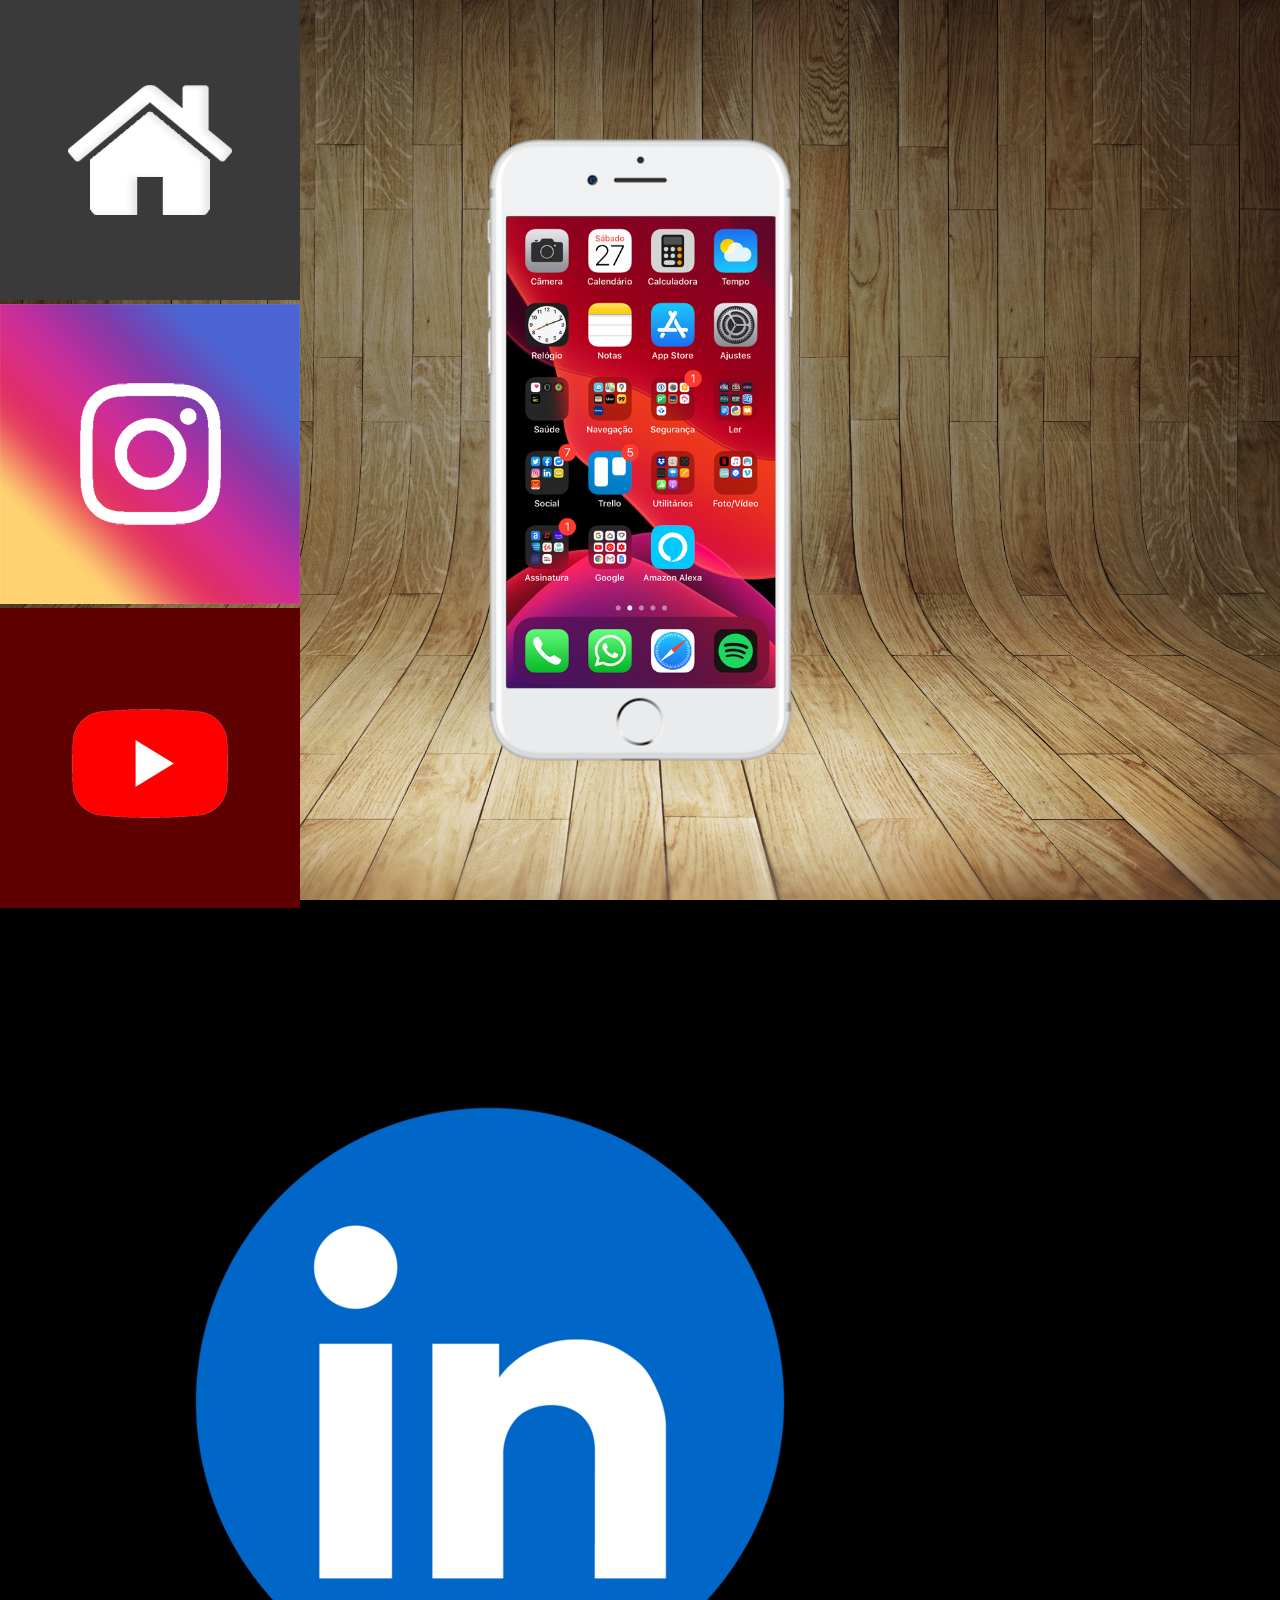
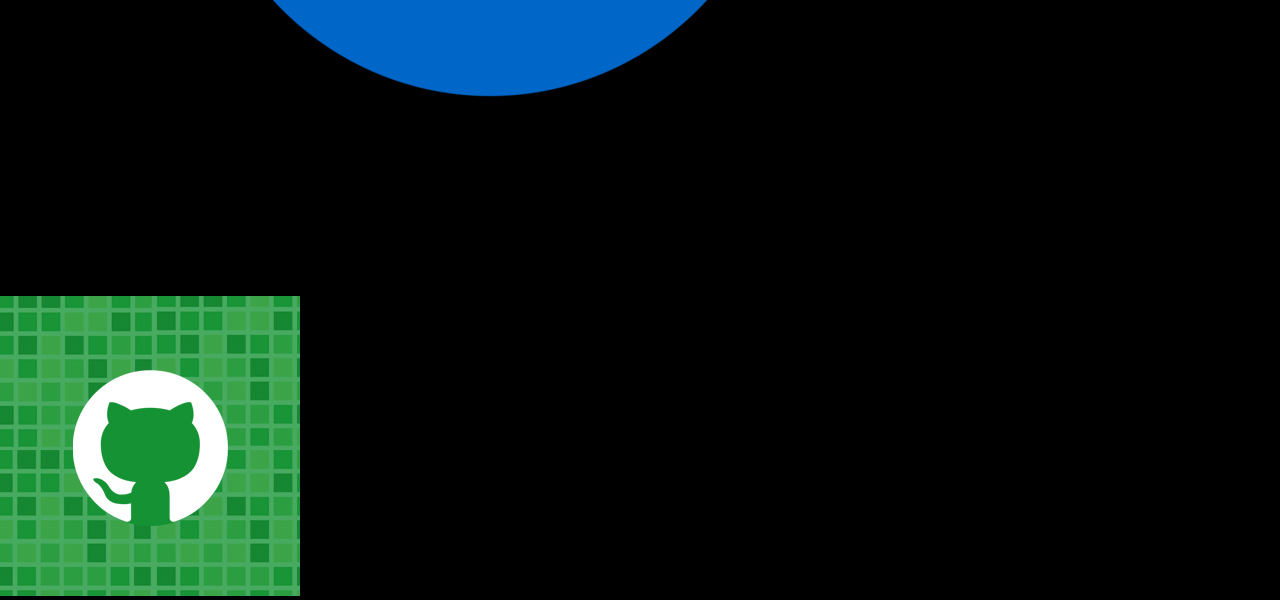
<file: index.html>
<!DOCTYPE html>
<html lang="pt-br">
  <head>
    <meta charset="UTF-8" />
    <meta name="viewport" content="width=device-width, initial-scale=1.0" />
    <link
      rel="shortcut icon"
      href="/pacote-d013/favicon.ico"
      type="pacote-d013/x-icon"
    />
    <title>Projeto Redes Sociais</title>
    <link rel="stylesheet" href="estilos/style.css" />
  </head>
  <body>
    <main>
      <section id="telefone">
        <iframe src="home.html" frameborder="0" name="tela" id="tela"></iframe>
      </section>
      <section id="redes-sociais">
        <a href="" target="tela">
          <img src="pacote-d013/imagens/logo-home.jpg" alt="home"
        /></a><br>
        <a href="instagram.html" target="tela">
          <img src="pacote-d013/imagens/logo-instagram.jpg" alt="instagram"
        /></a><br>
        <a href="youtube.html" target="tela"><img src="pacote-d013/imagens/logo-youtube.jpg" alt="yotube" name="tela"  target="tela"></a><br>
        <a href="" target="tela">
          <img
            src="pacote-d013/imagens/linkedin-logo-linkedin-icon-transparent-free-png.webp"
            alt="linkedln"
        /></a><br>
        <a href="github.html" target="tela">
          <img src="pacote-d013/imagens/logo-github.jpg" alt="github"
        /></a>
      </section>
    </main>
  </body>
</html>
</file>
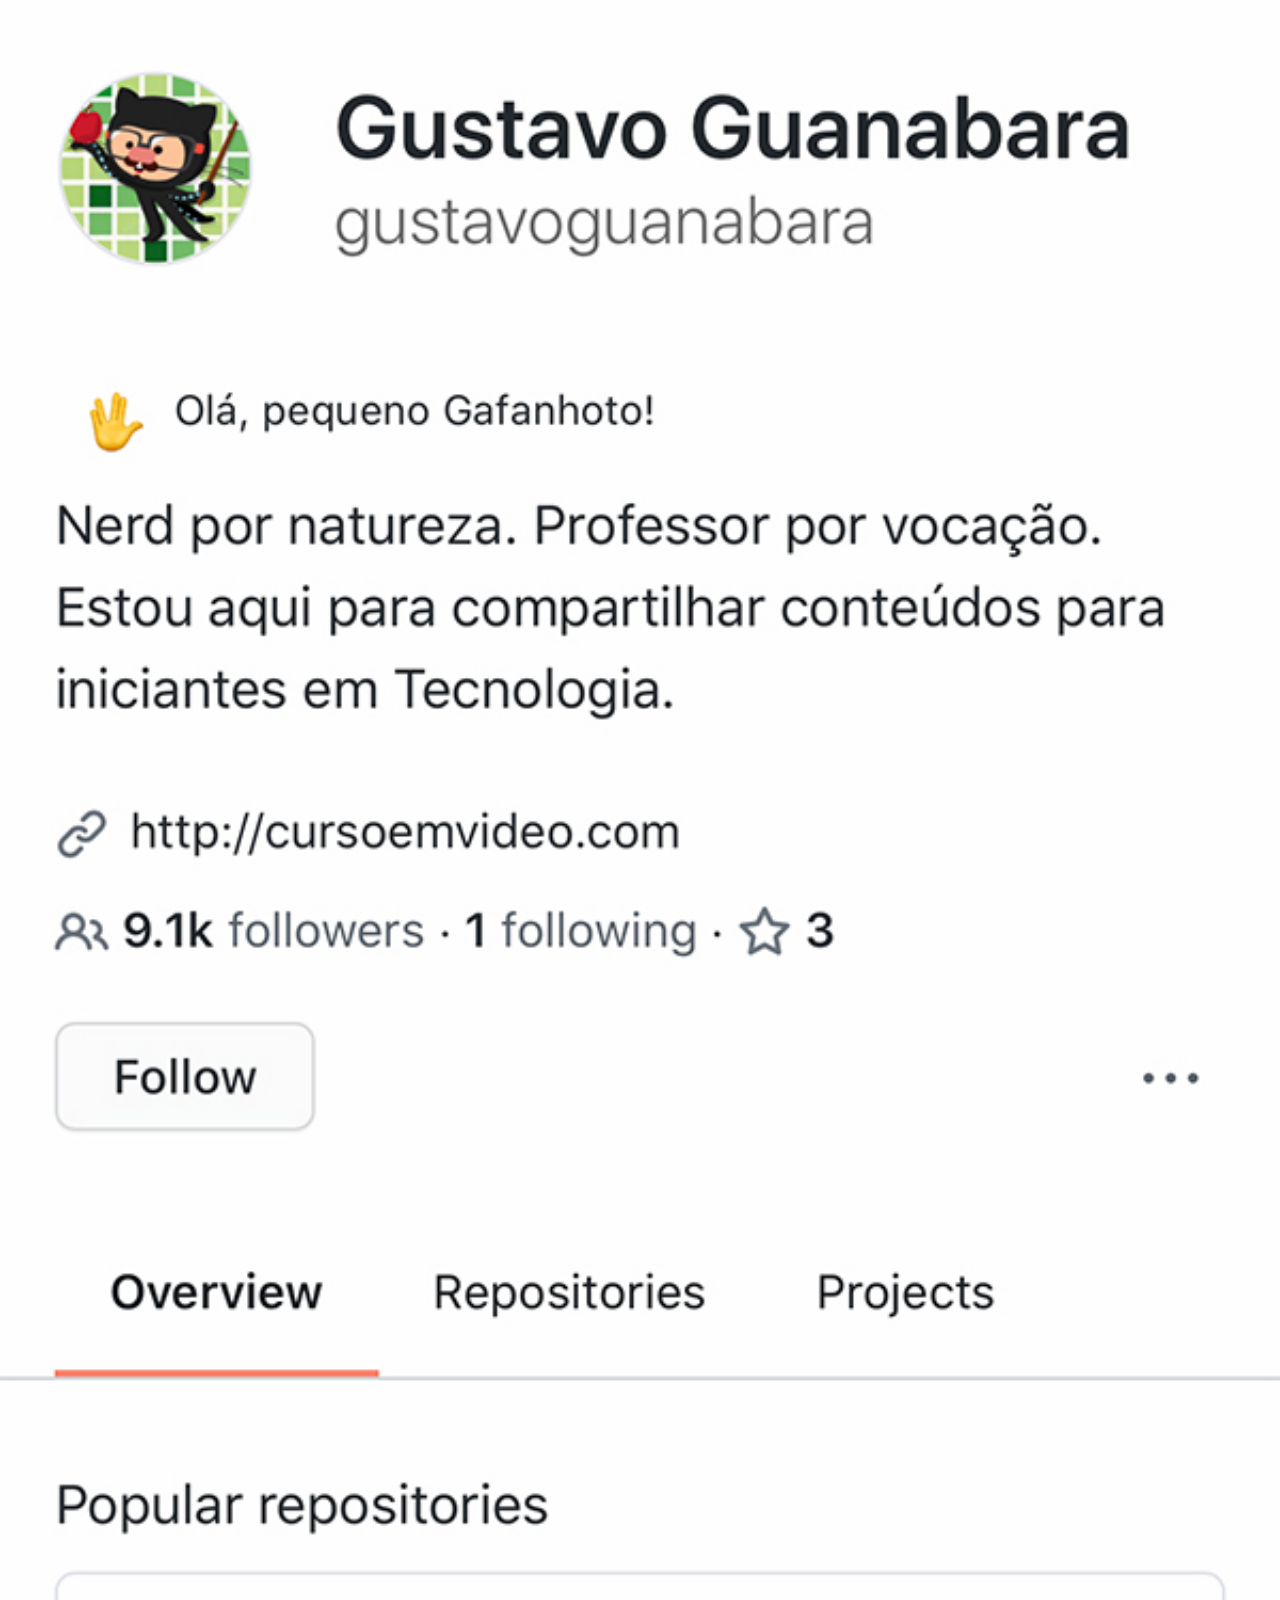
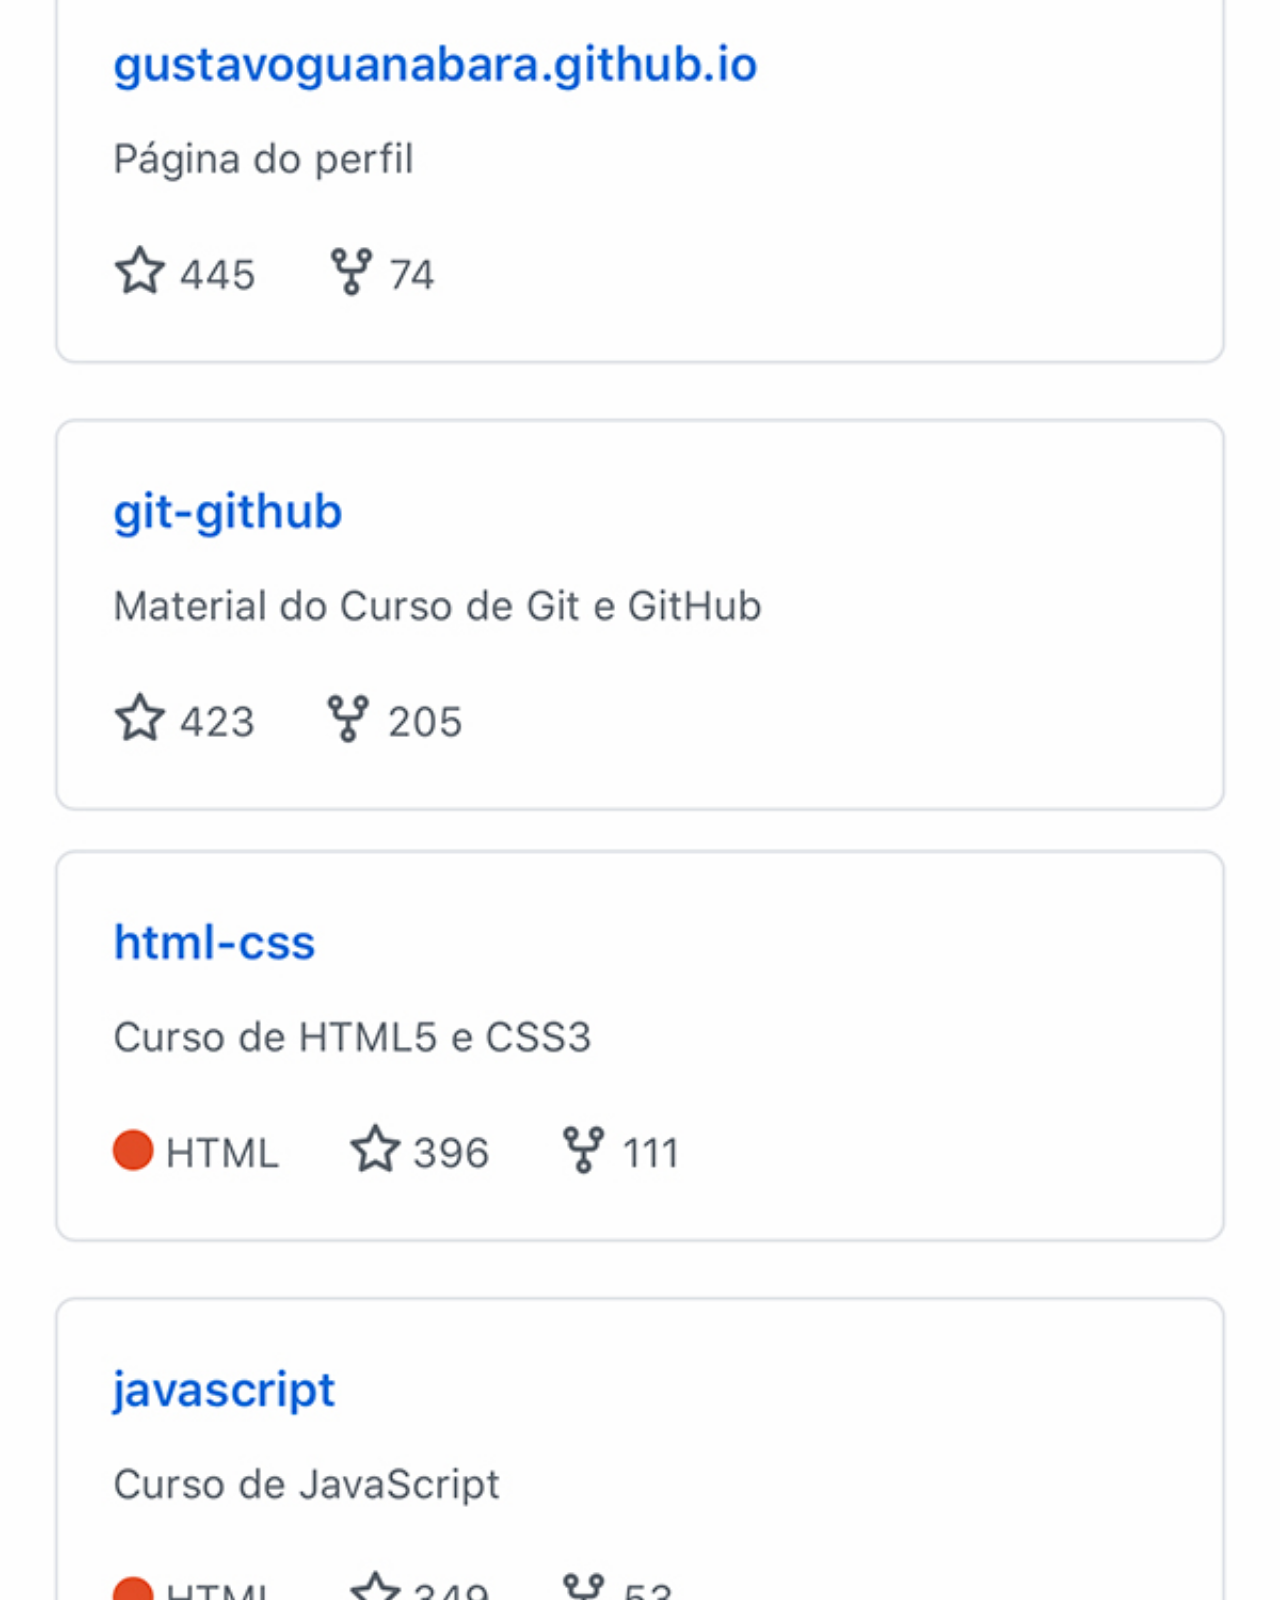
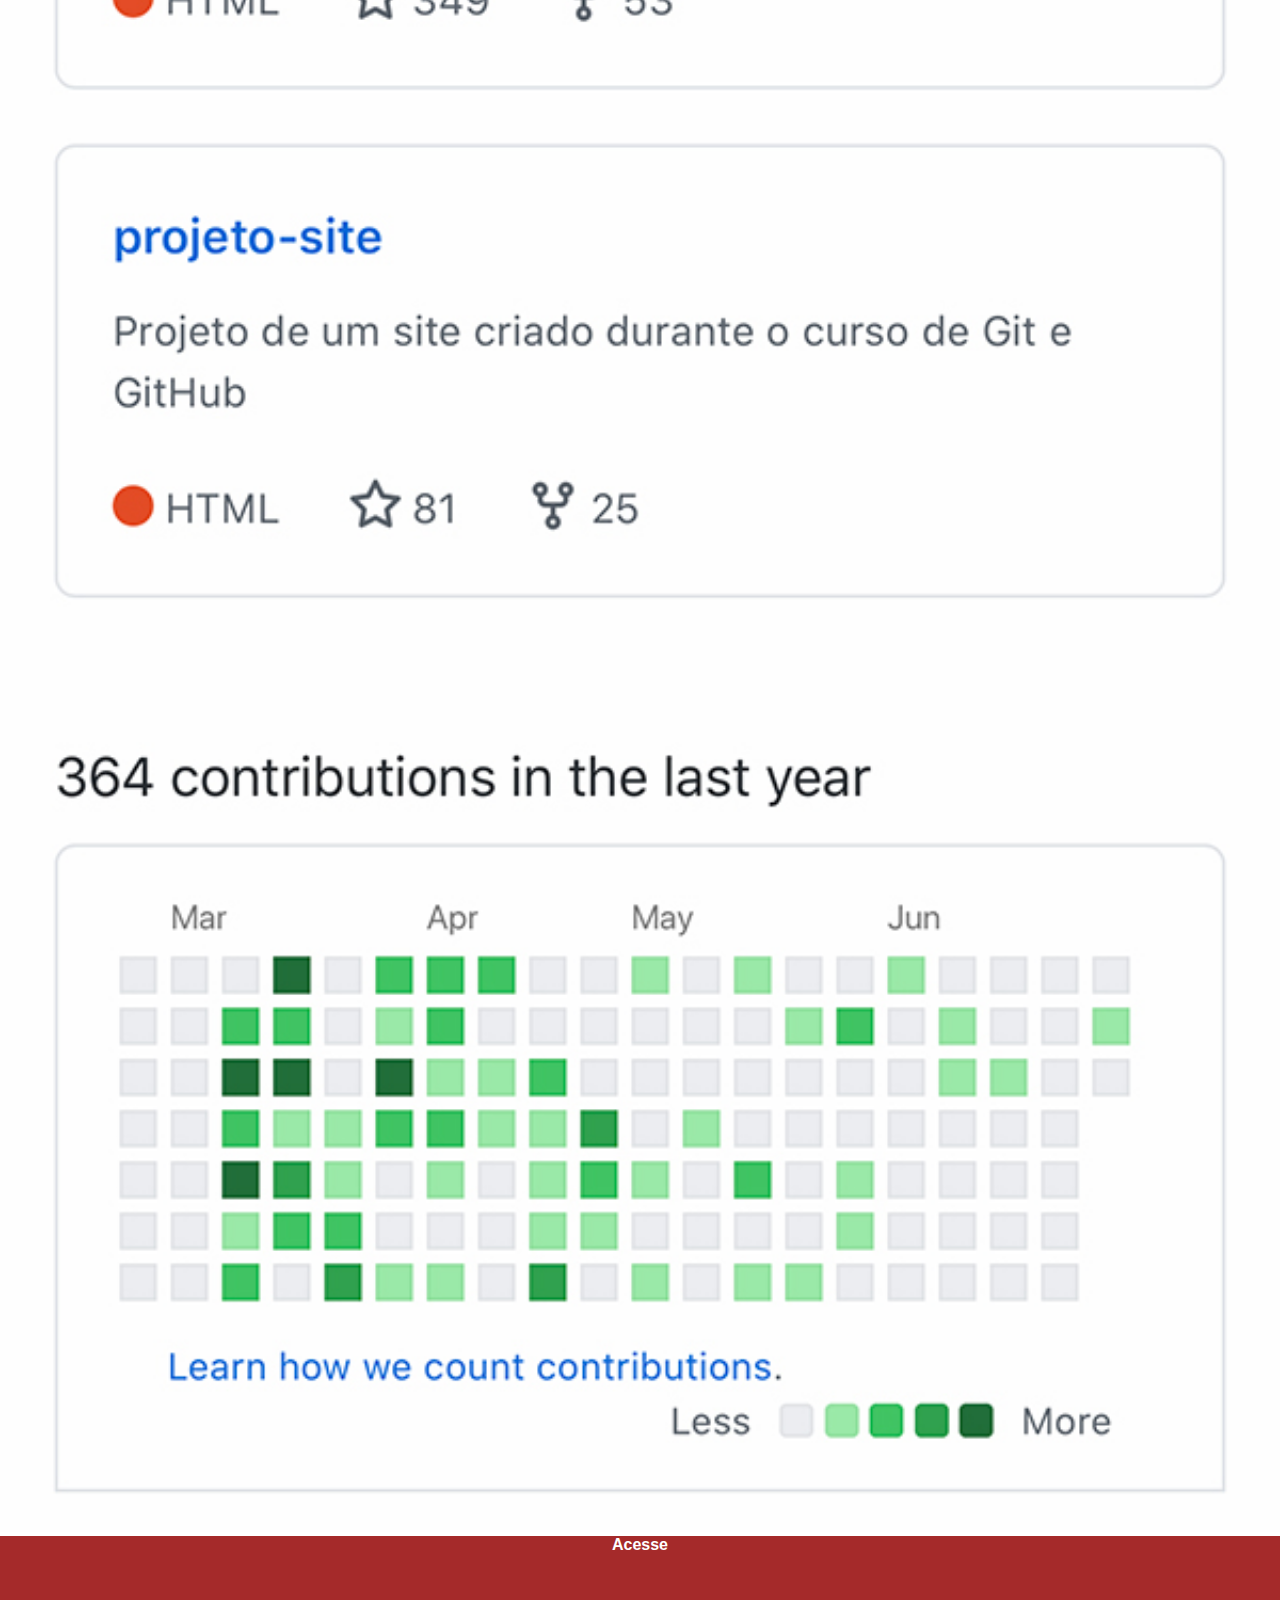
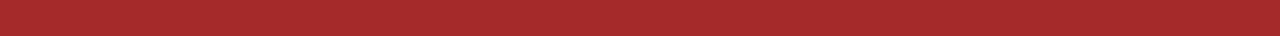
<file: github.html>
<!DOCTYPE html>
<html lang="pt-br">
<head>
    <meta charset="UTF-8">
    <meta name="viewport" content="width=device-width, initial-scale=1.0">
    <title>GitHub</title>
    <link rel="stylesheet" href="estilos/social.css">
</head>
<body>
    <img src="pacote-d013/imagens/tela-github.jpg" alt="GitHub">
    <a href="https://github.com/joanabnu" target="_blank">Acesse</a>
</body>
</html>
</file>
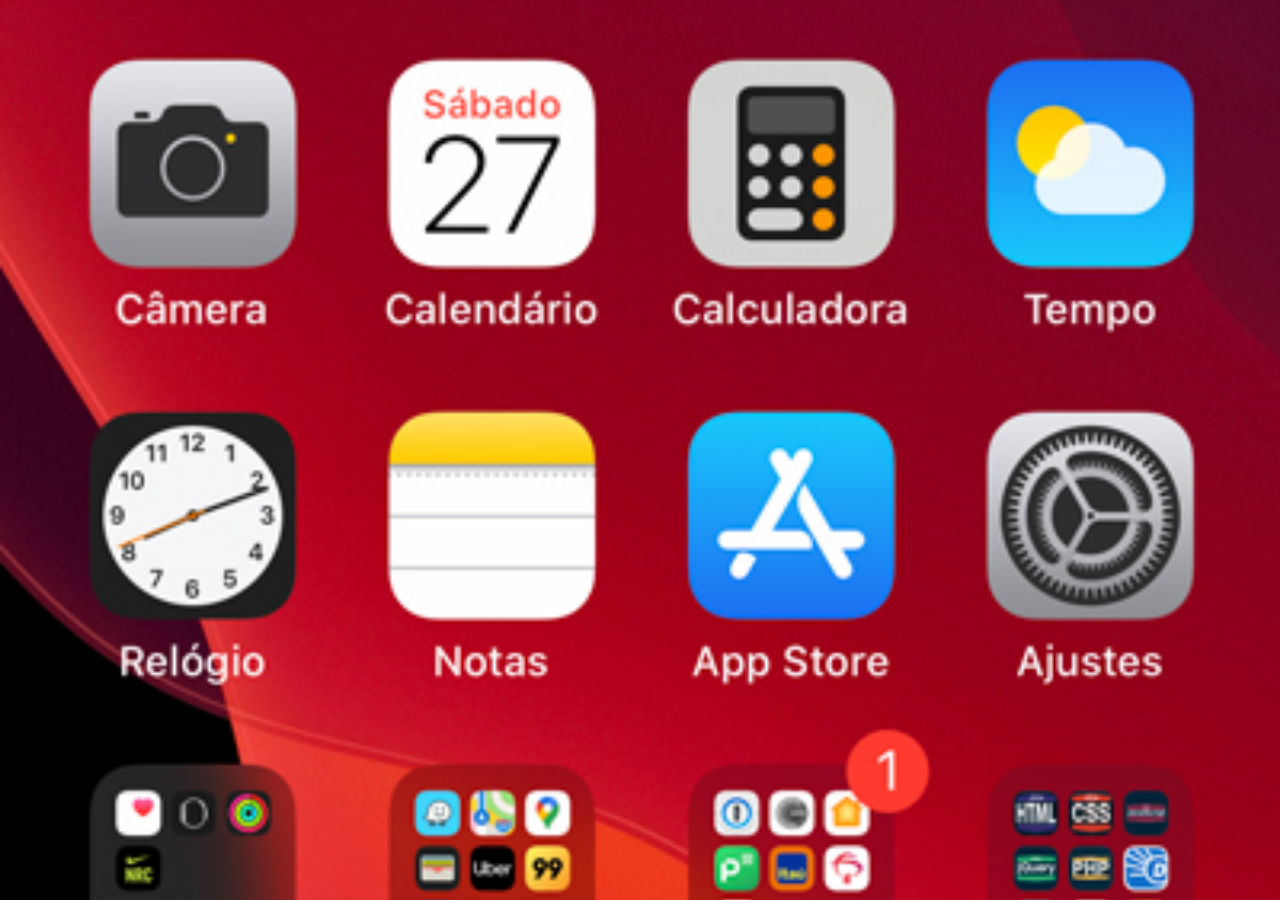
<file: home.html>
<!DOCTYPE html>
<html lang="pt-br">
<head>
    <meta charset="UTF-8">
    <meta name="viewport" content="width=device-width, initial-scale=1.0">
    <title>home</title><link rel="stylesheet" href="home.css">
</head>
<body>
    
</body>
</html>
</file>
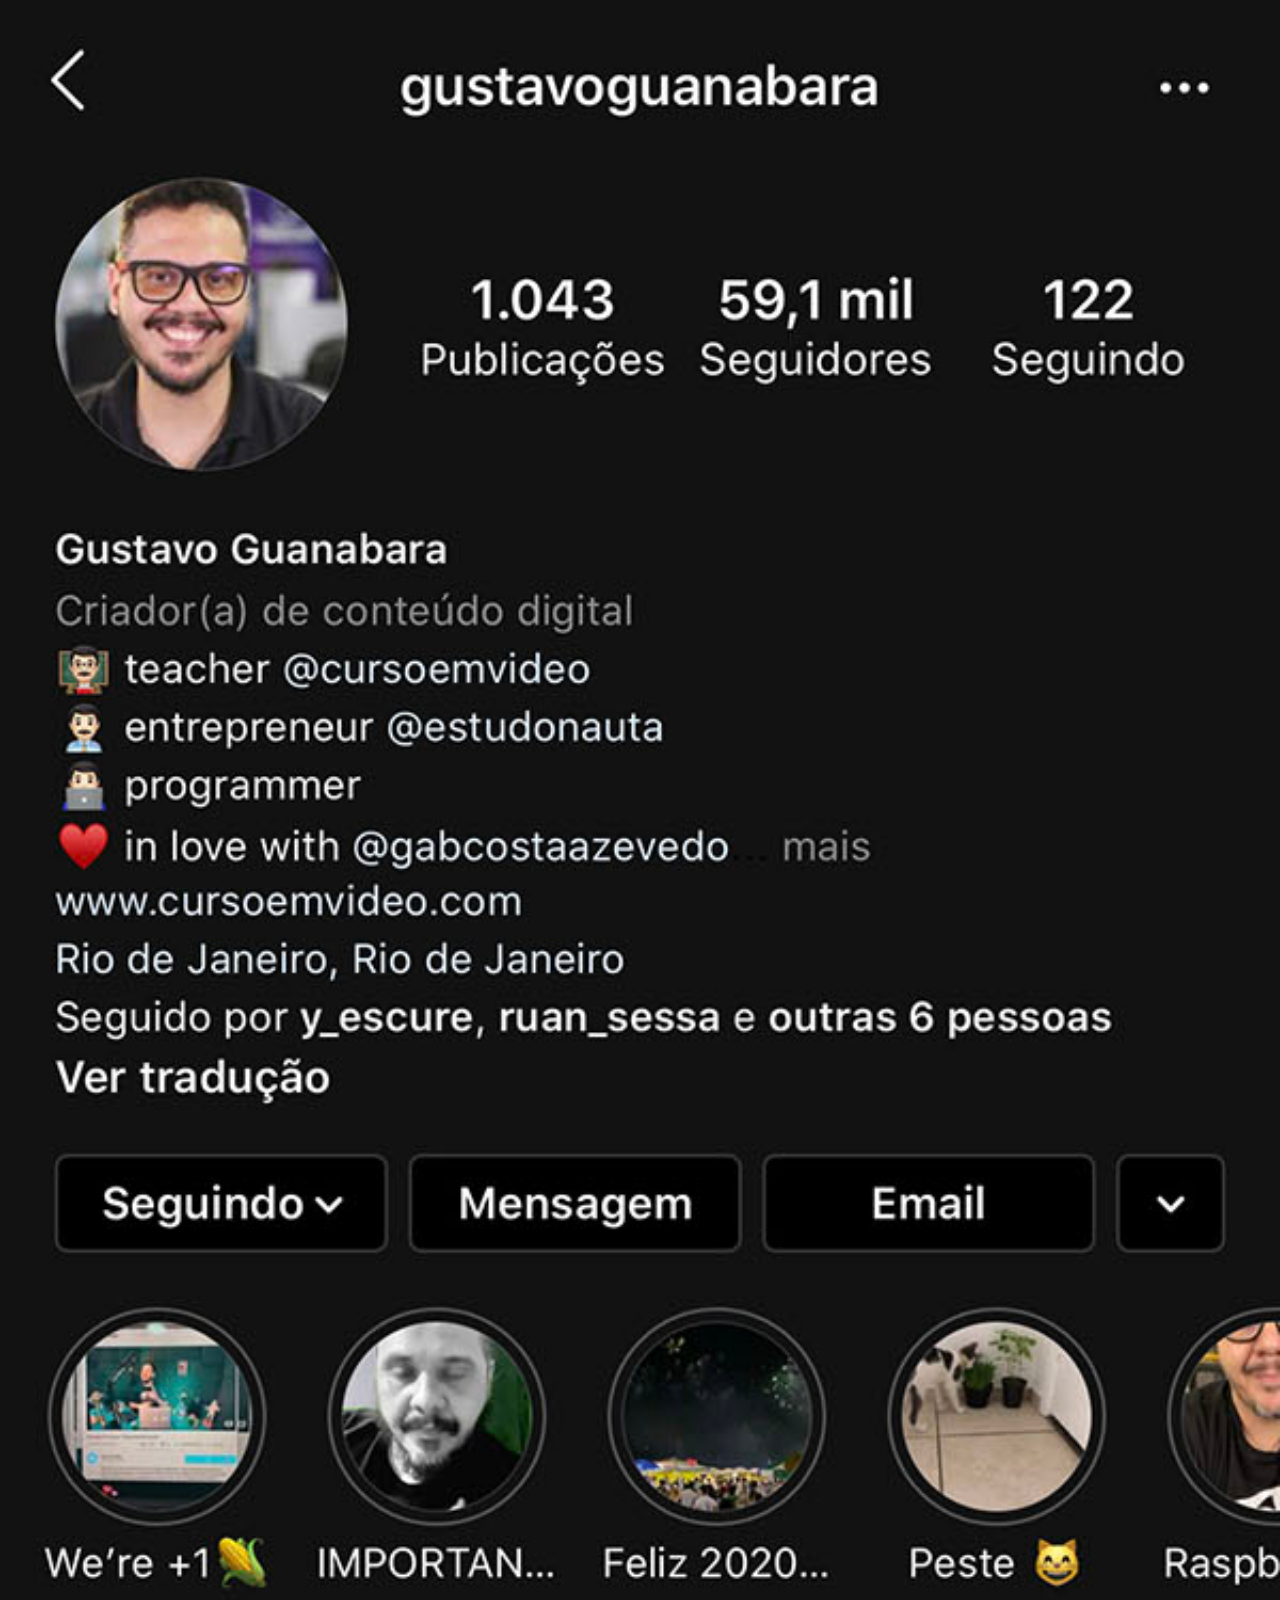
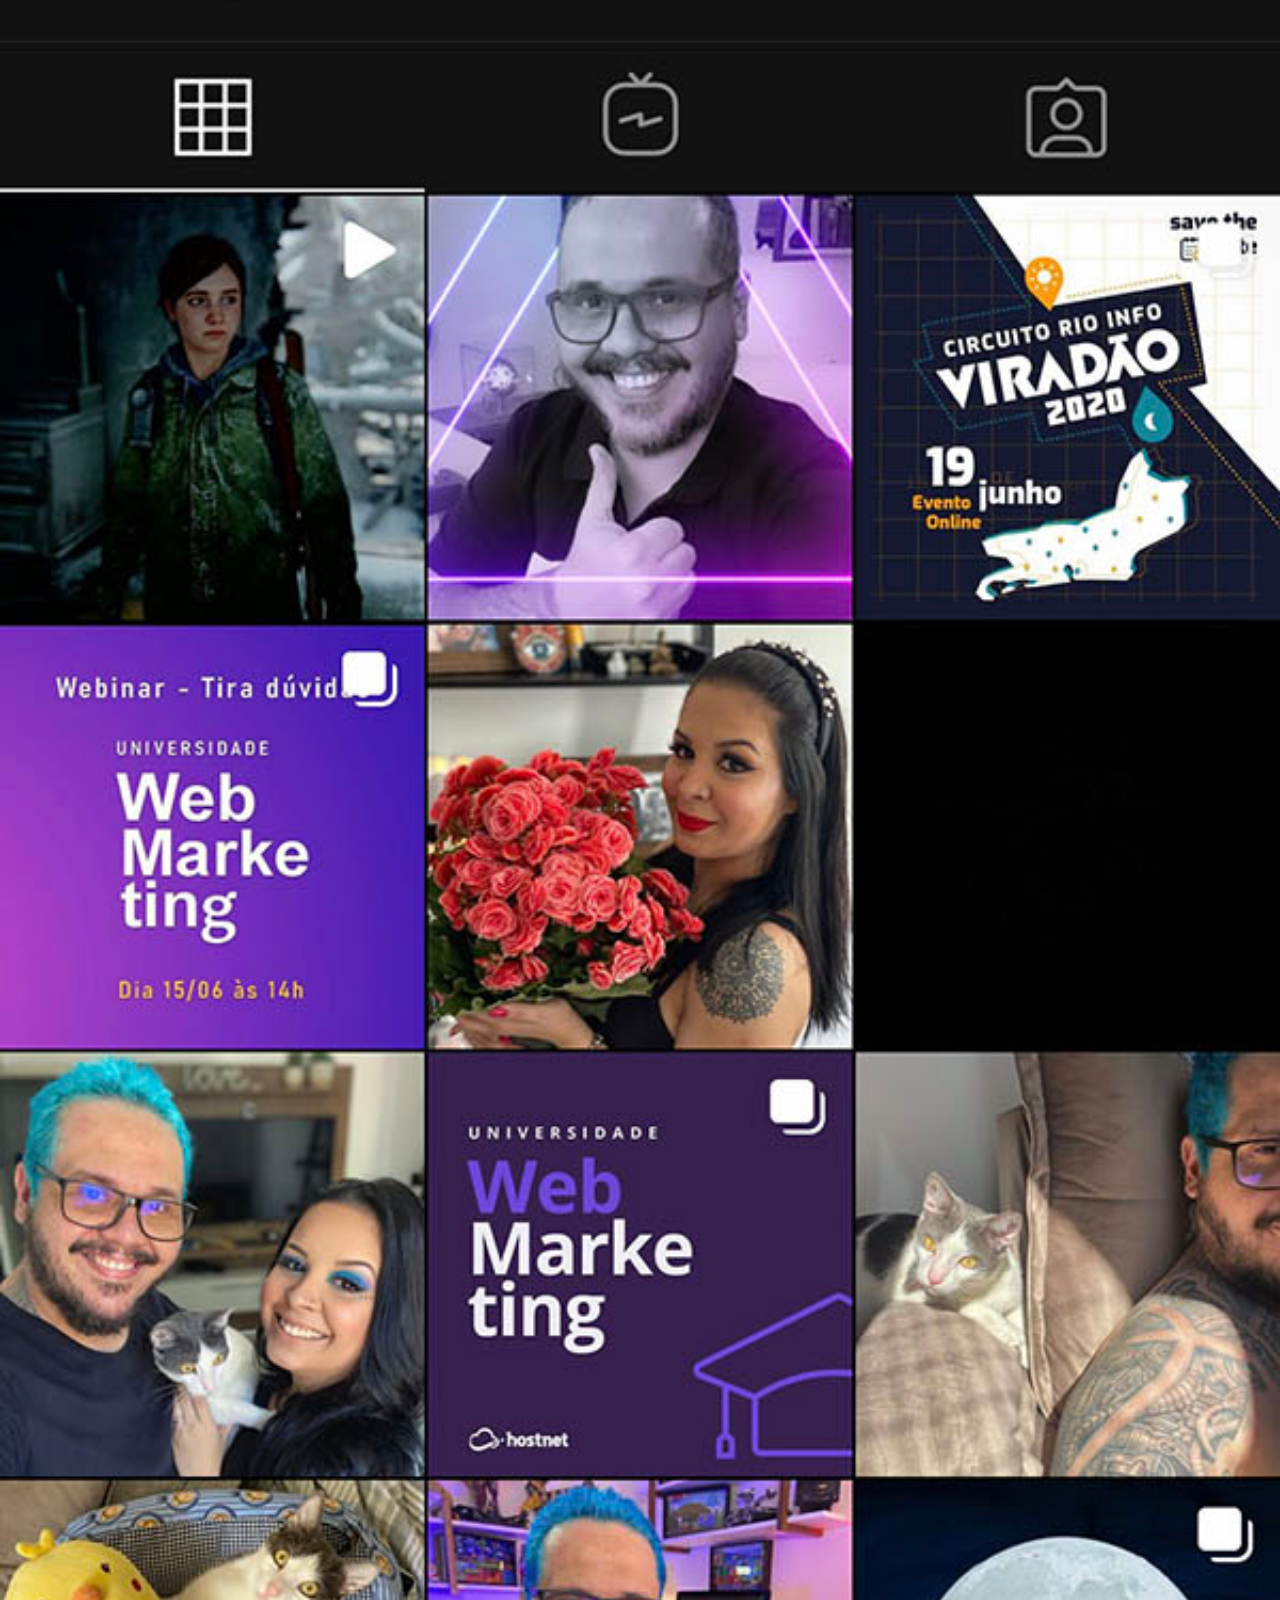
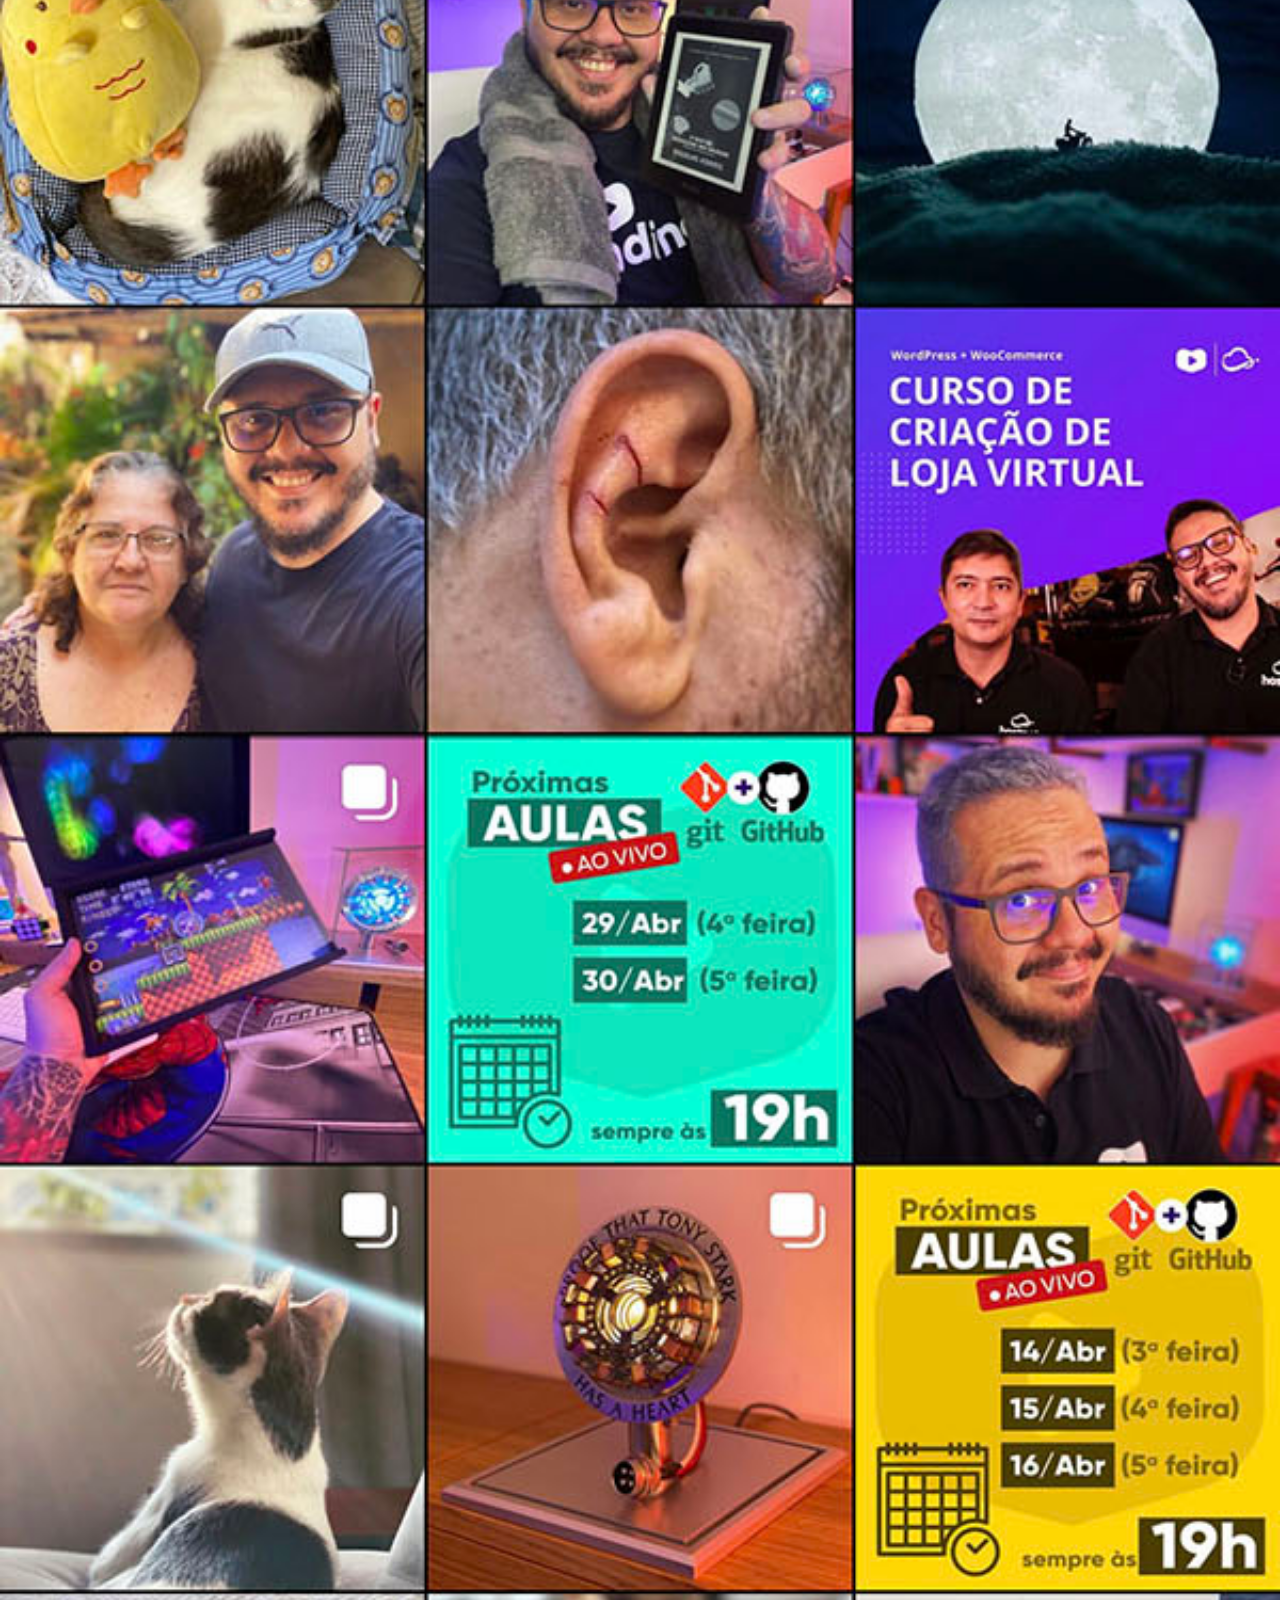
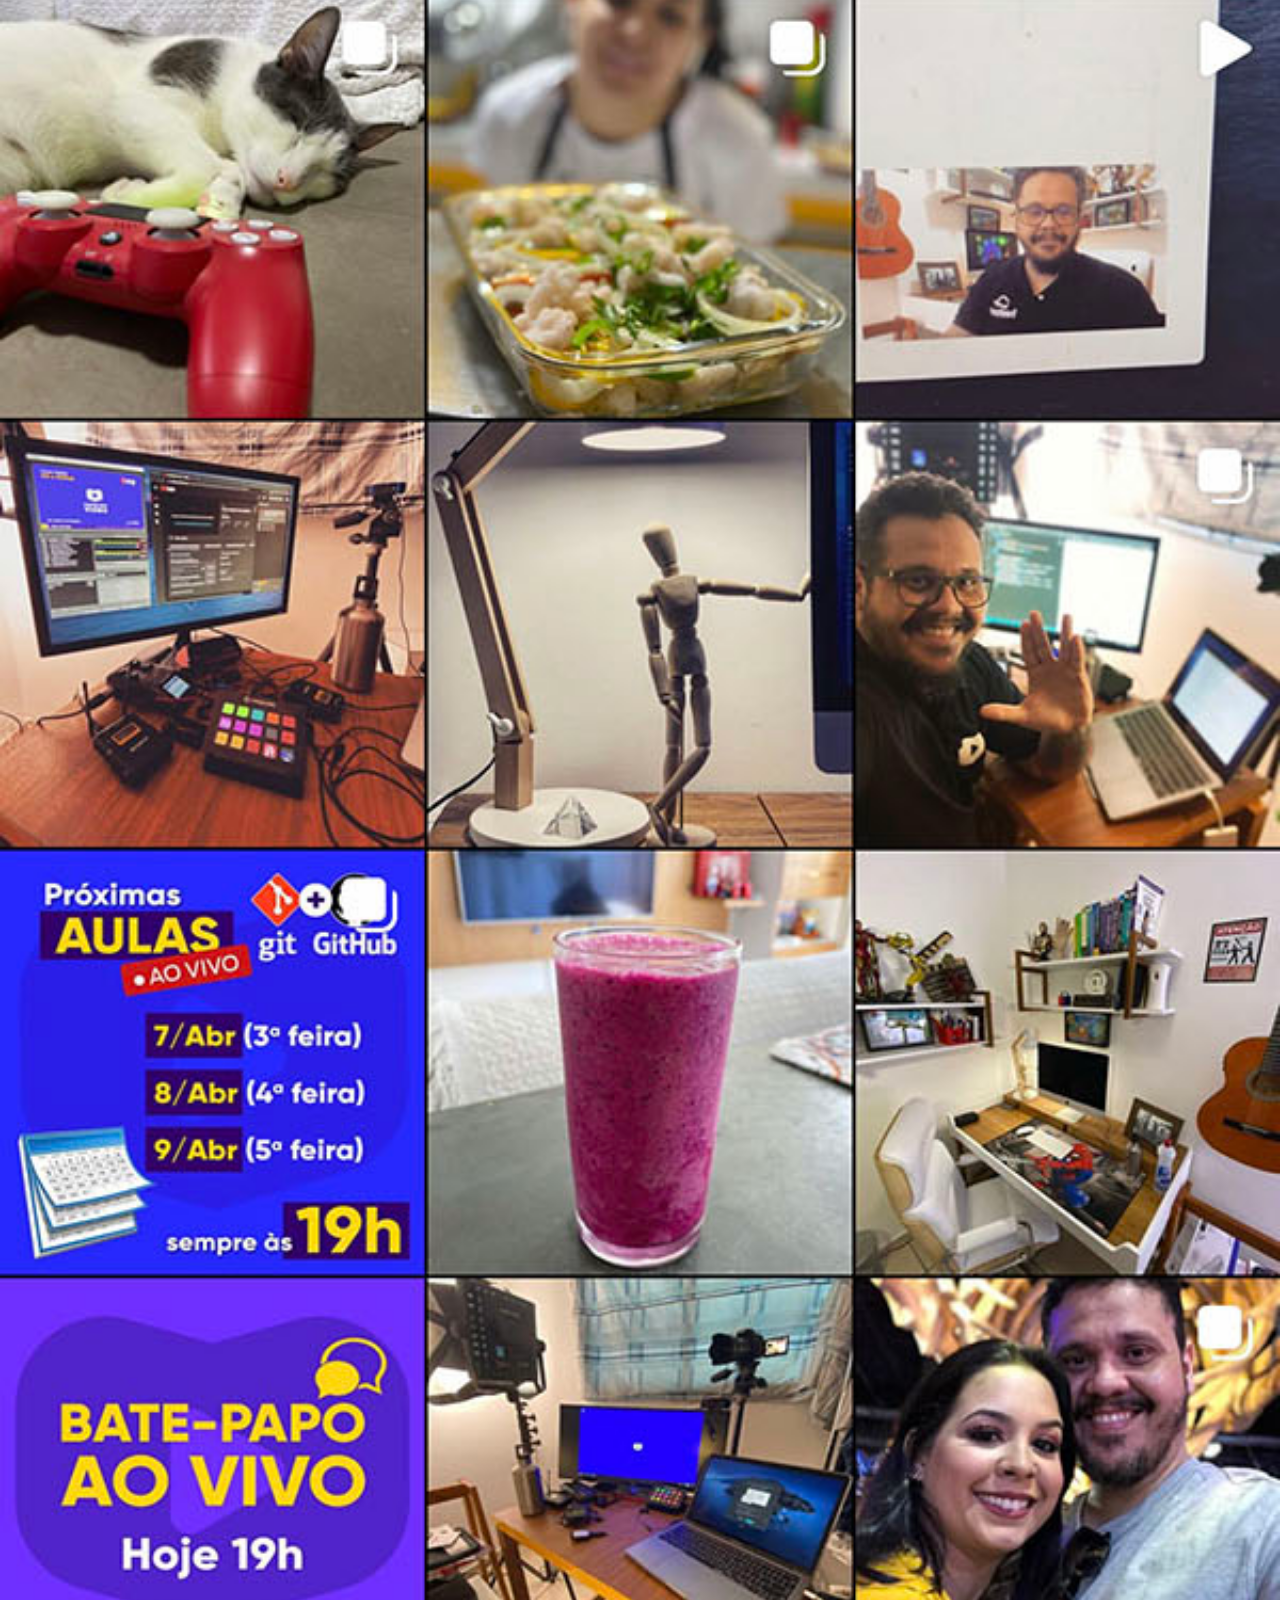
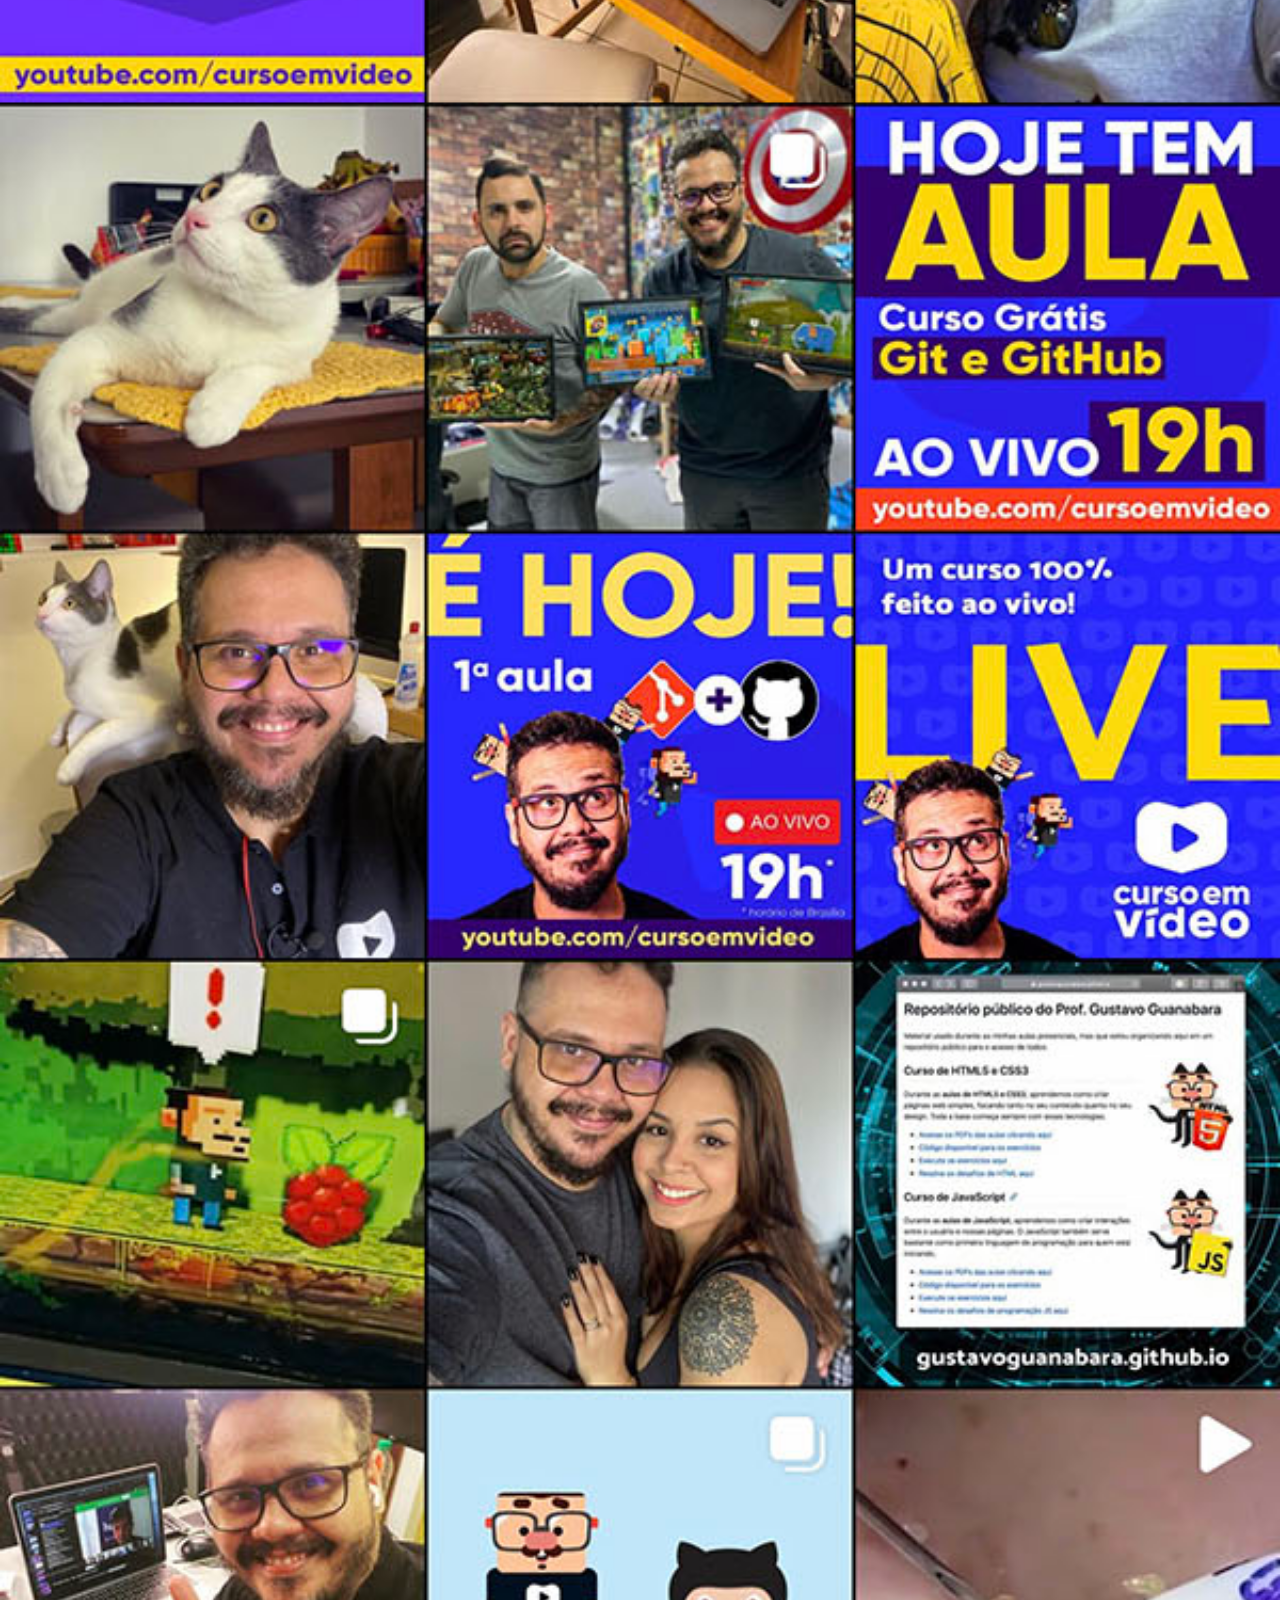
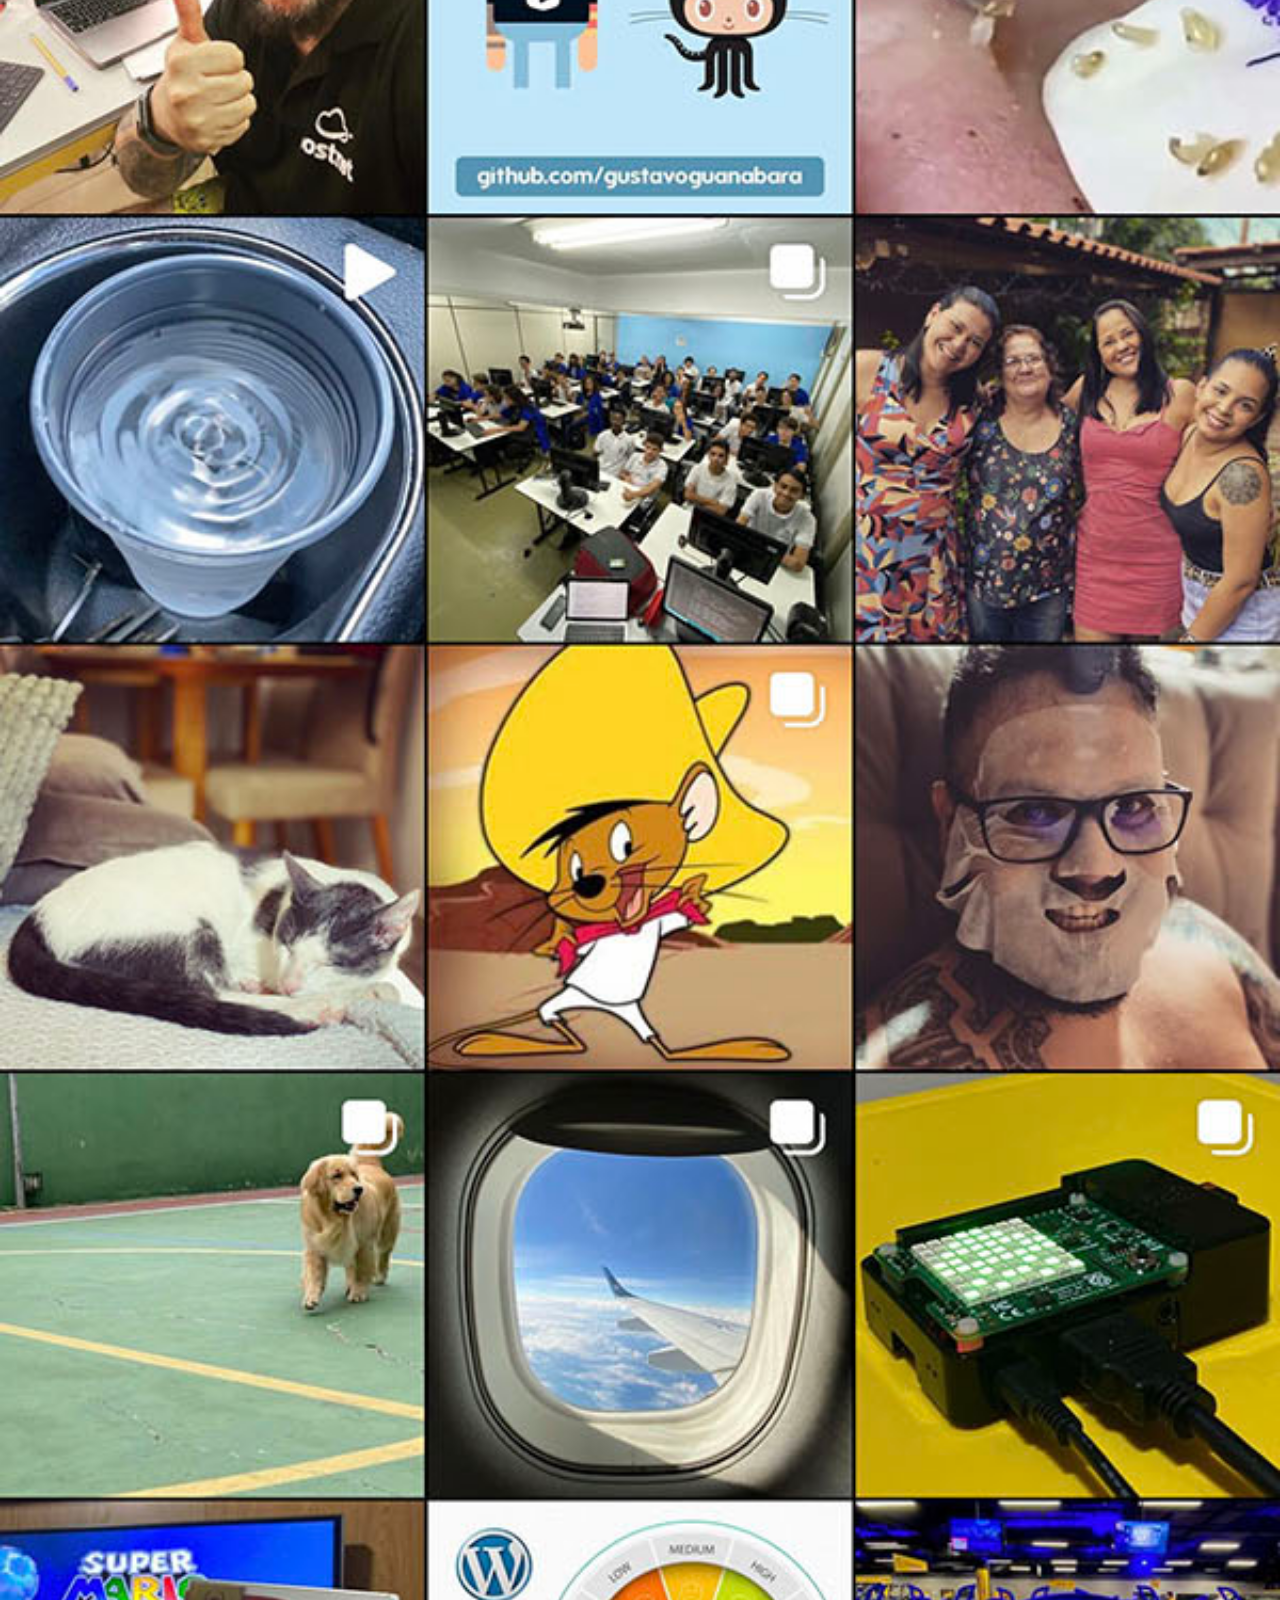
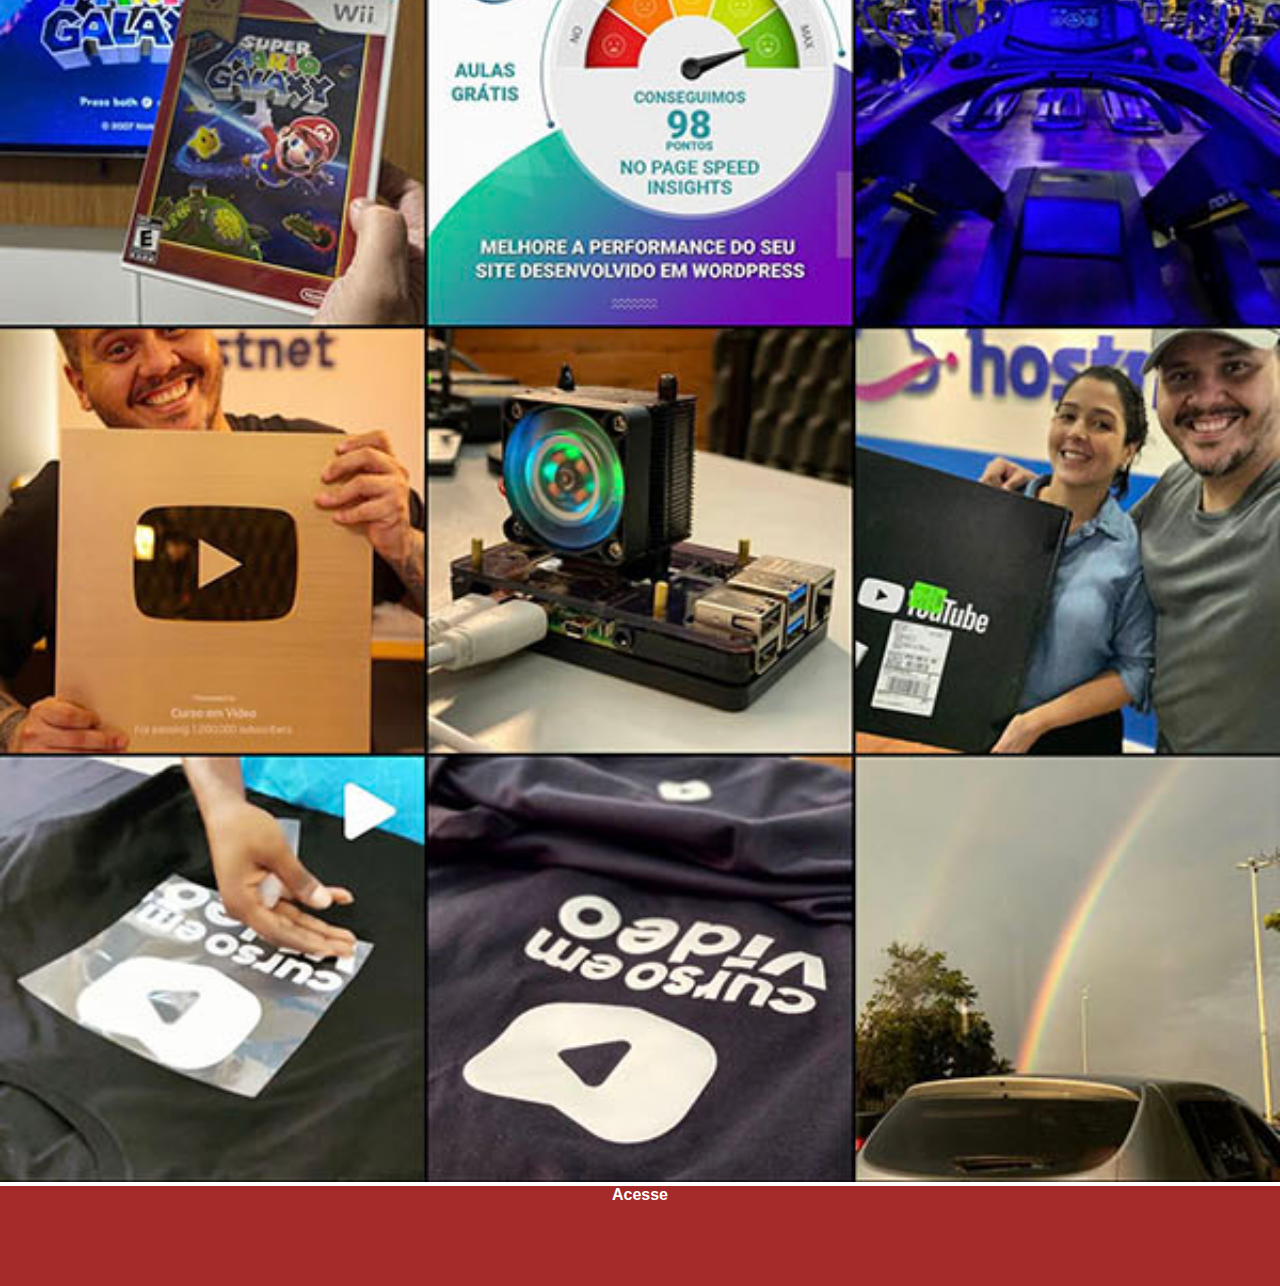
<file: instagram.html>
<!DOCTYPE html>
<html lang="pt-br">
<head>
    <meta charset="UTF-8">
    <meta name="viewport" content="width=device-width, initial-scale=1.0">
    <link rel="stylesheet" href="estilos/social.css">
    <title>instagram</title>
</head>
<body>
    <img src="pacote-d013/imagens/tela-instagram.jpg" alt="instagram"><a href="" target="_blank">Acesse</a>
</body>
</html>
</file>
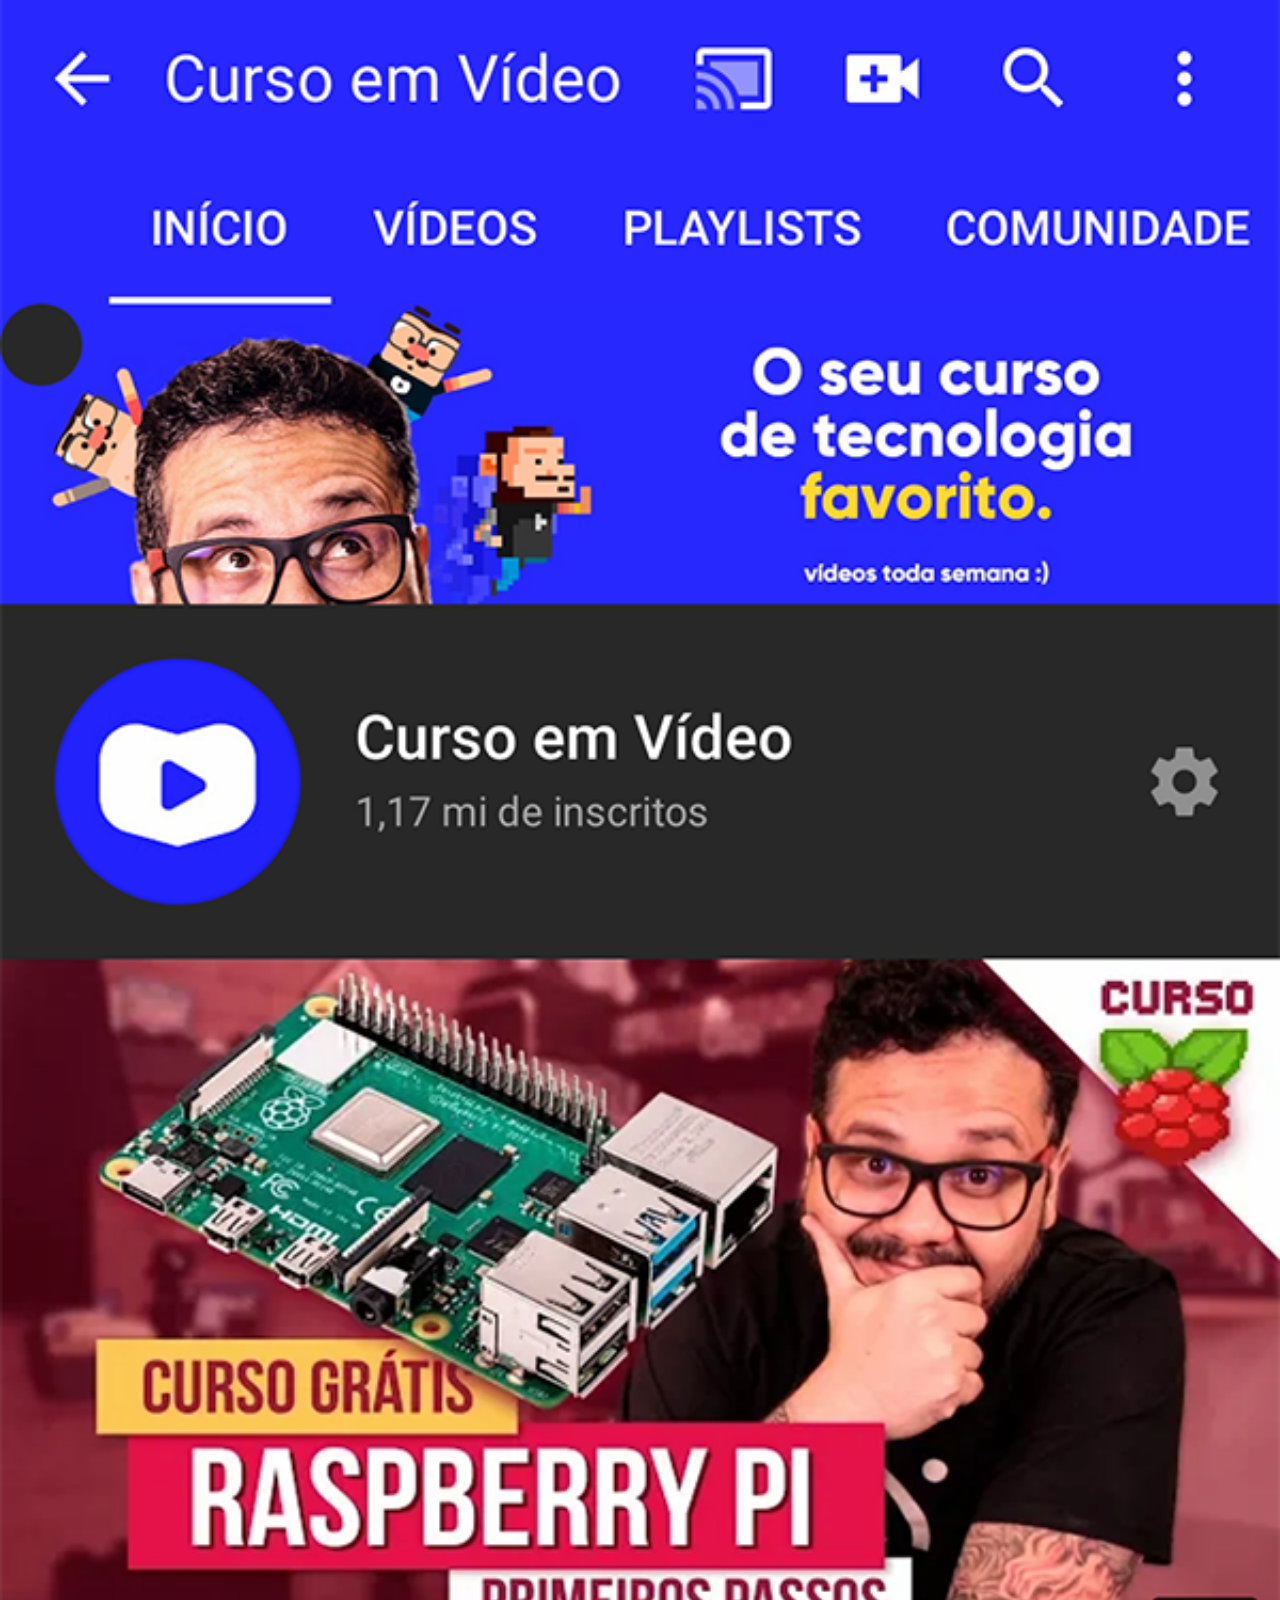
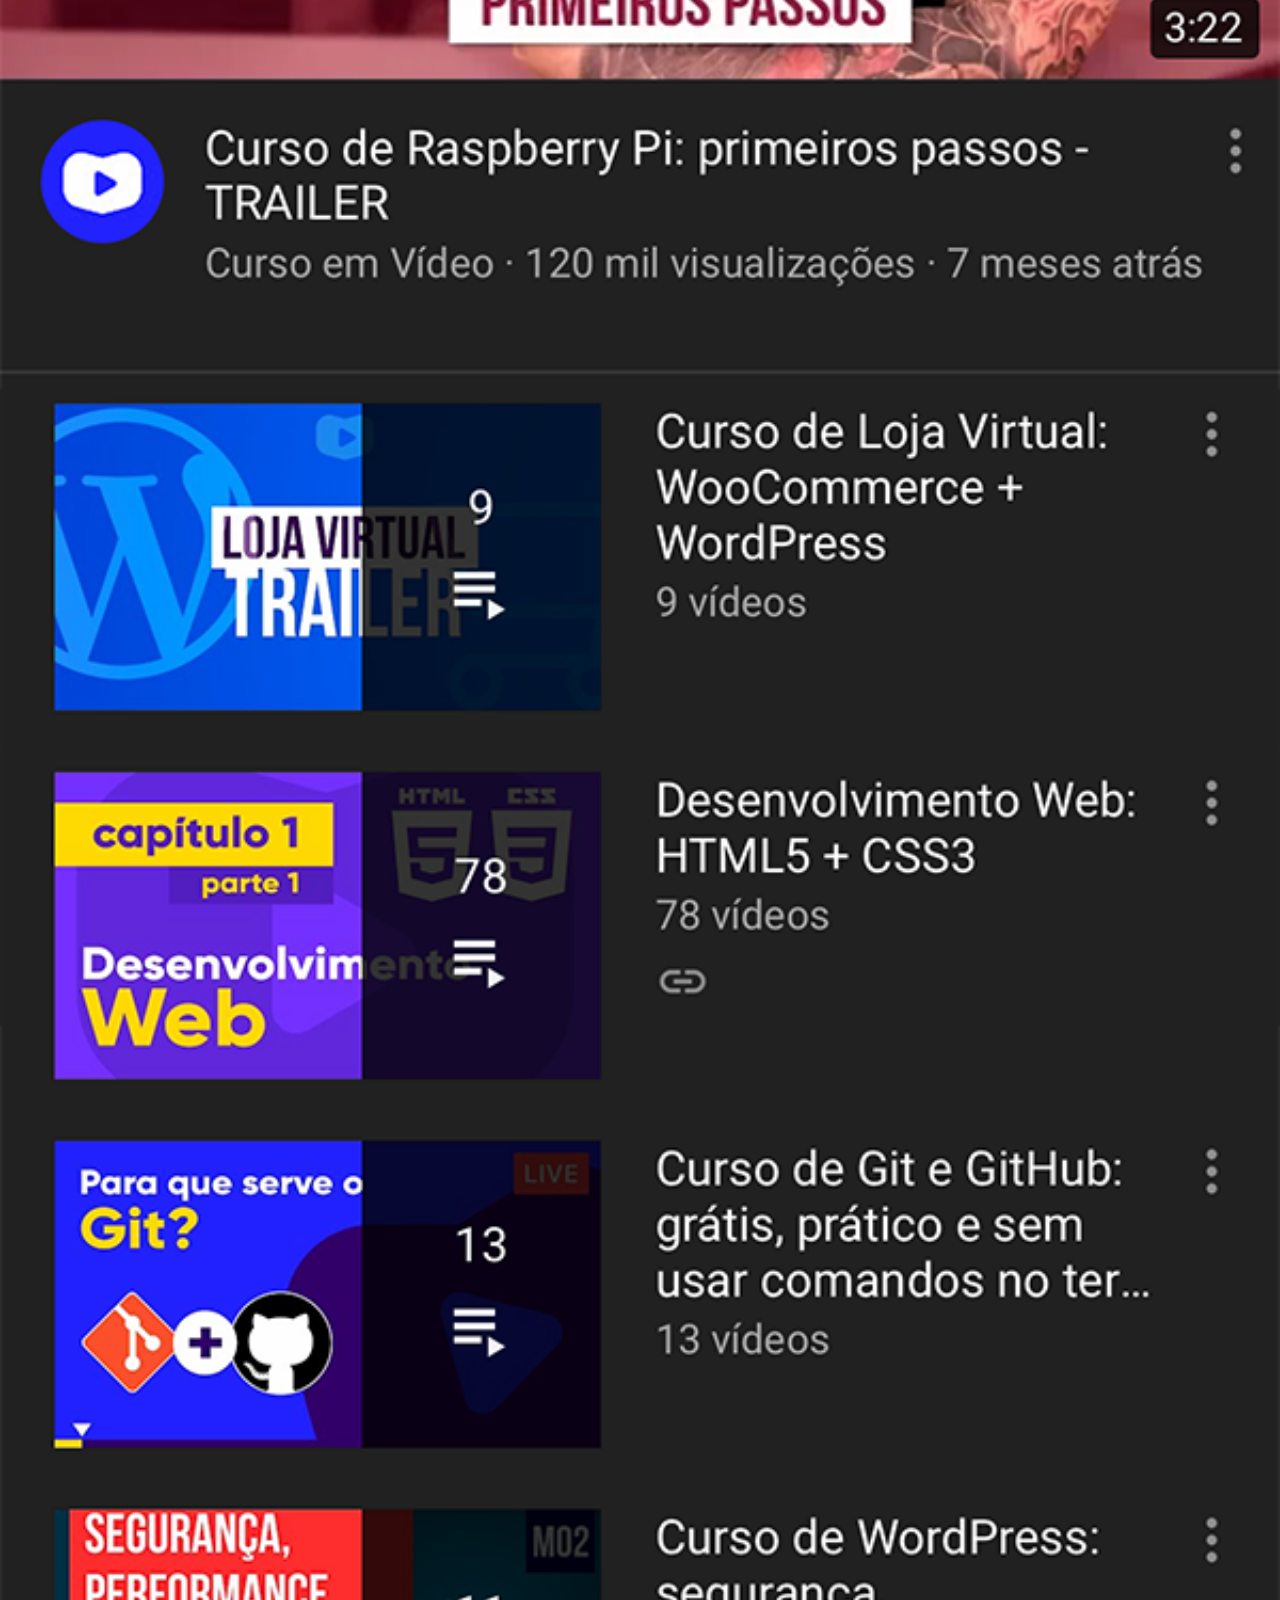
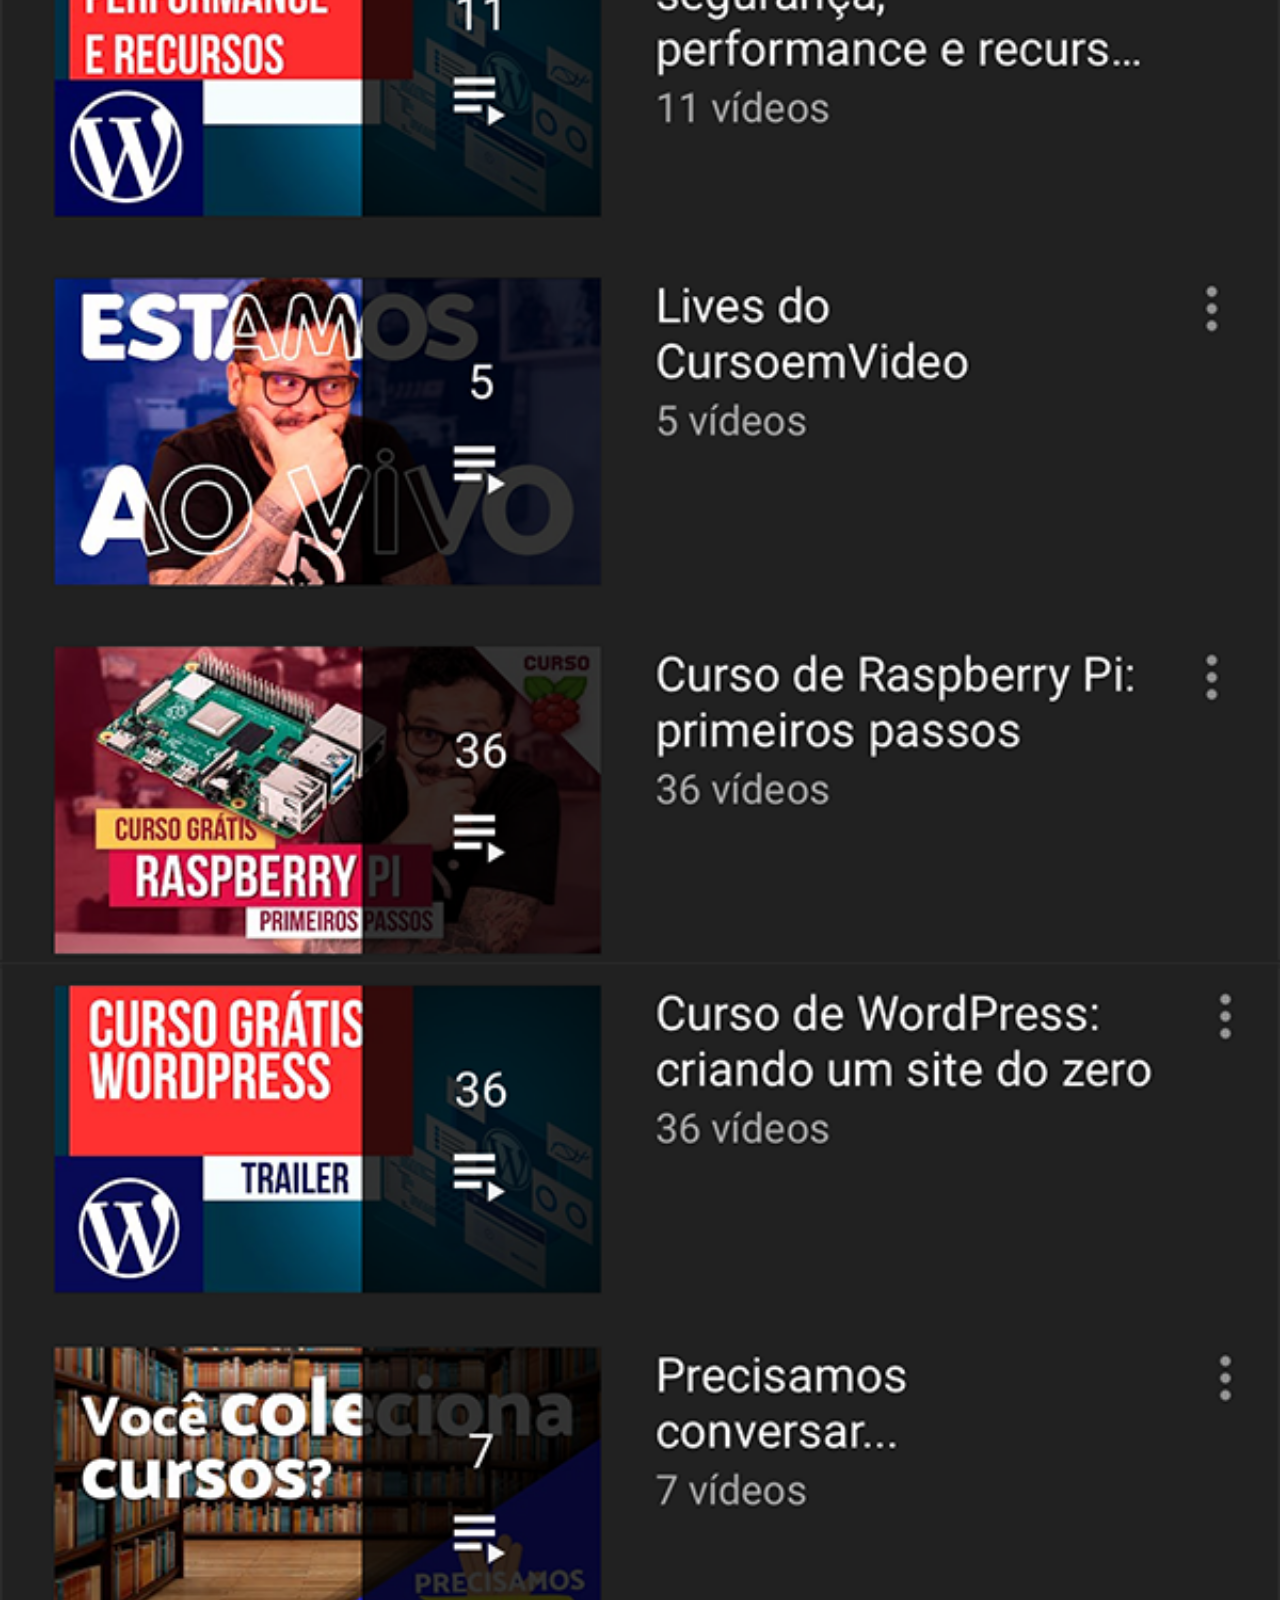
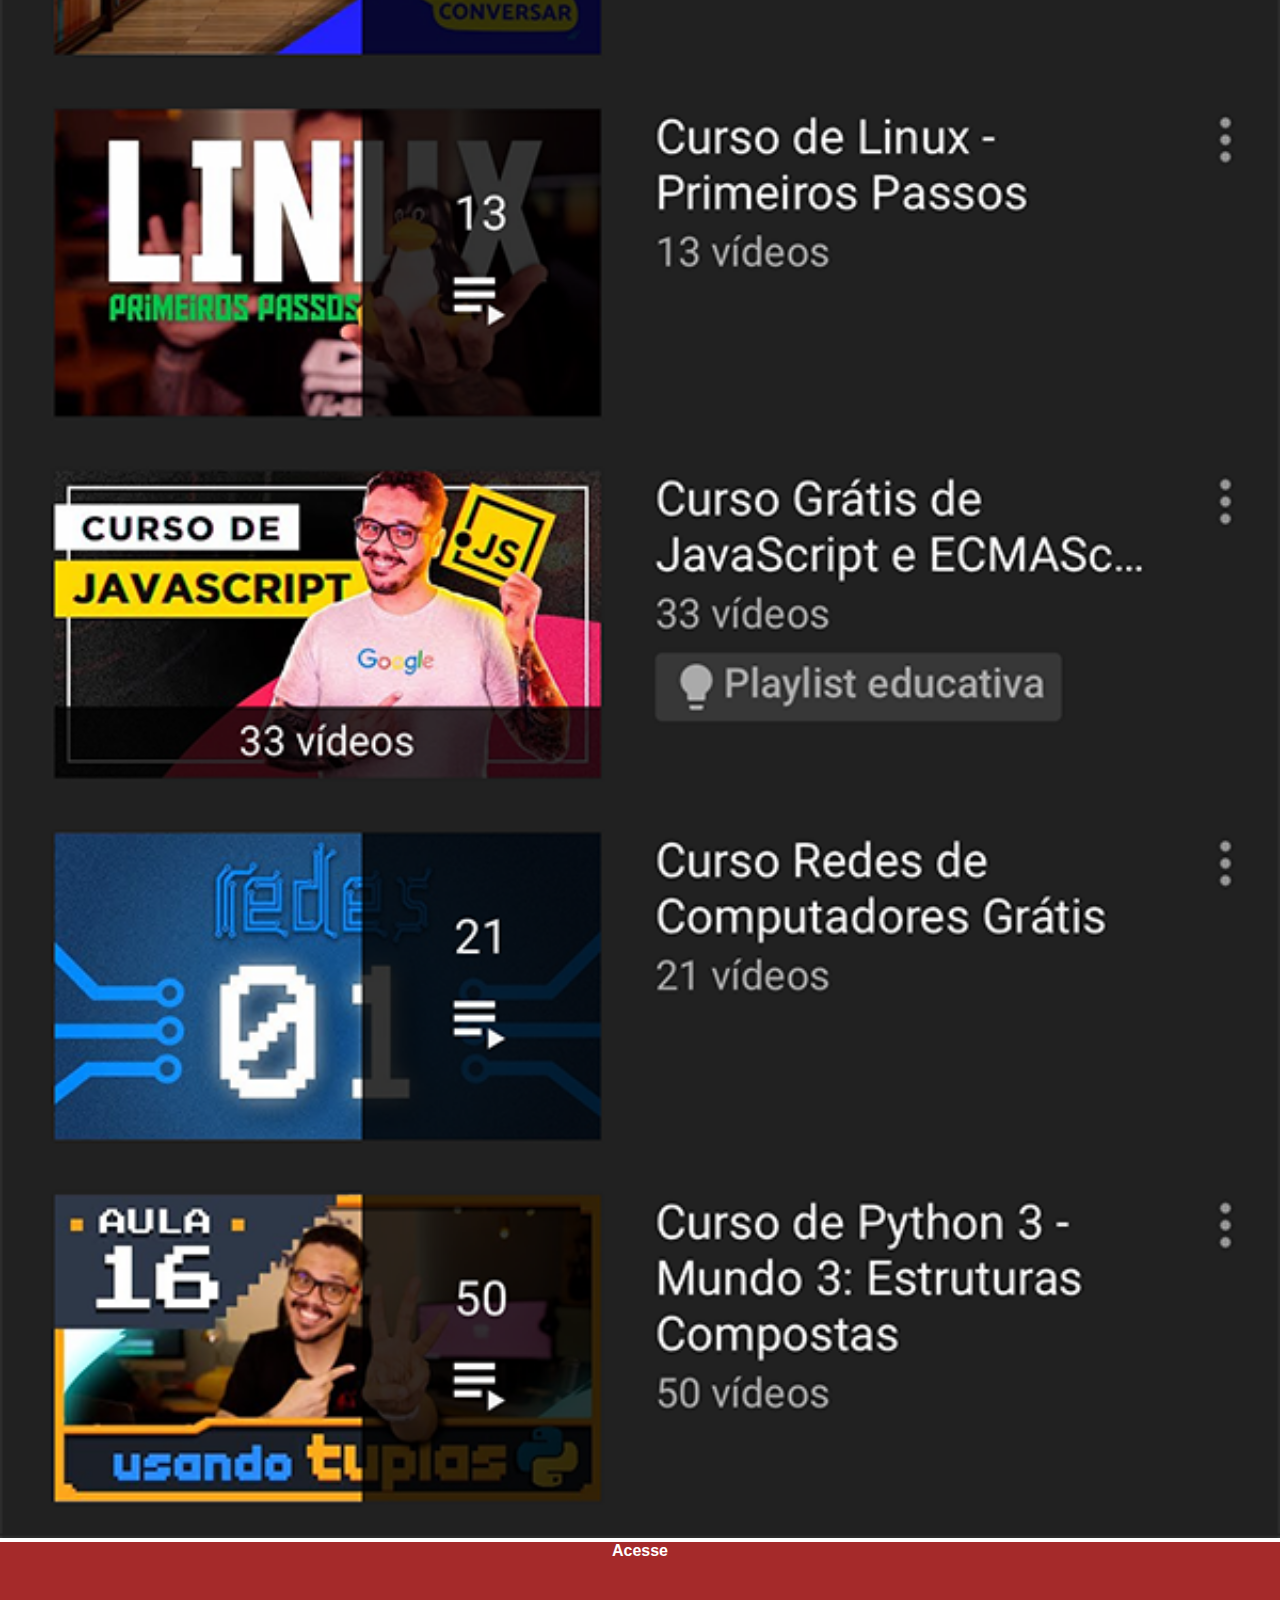
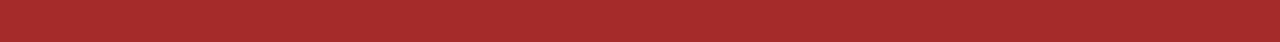
<file: youtube.html>
<!DOCTYPE html>
<html lang="pt-br">
  <head>
    <meta charset="UTF-8" />
    <meta name="viewport" content="width=device-width, initial-scale=1.0" />
    <title>Document</title>
    <link rel="stylesheet" href="estilos/social.css">

  </head>
  <body>
    <img src="pacote-d013/imagens/tela-youtube.png" alt="youtube" /><a
      href="https://www.youtube.com/c/CursoemV%C3%ADdeo/playlists"
      target="_blank"
      >Acesse</a
    >
  </body>
</html>
</file>
<file: estilos/style.css>
@charset "UTF-8";

*{
    margin: 0px;
    padding: 0px;
    font-family: Arial, Helvetica, sans-serif;

}

html,body{
    height: 100vh;
    width: 100vw;
    background-color: black;
}

body{
    background: url('../pacote-d013/imagens/fundo-madeira.jpg') no-repeat top center;
    background-size: cover;
    background-attachment: fixed;
}

main{
    position: relative;
    height: 100vh ;

}

section#telefone{
     position: absolute;
    top: 50%;
    left: 50%;
    transform: translate(-50%,-50%);

    height: 627px;
    width: 311px; 
    background-color: rgb(31, 243, 84);
    background: url('../pacote-d013/imagens/frame-iphone.png') no-repeat;
}
iframe#tela{
    position: relative;
    top: 80px;
    left: 22px;
    width: 269px;
    height: 471px;
}
</file>
<file: estilos/social.css>
@charset "UTF-8";
 * {
        margin: 0px;
        padding: 0px;
        font-family: Arial, Helvetica, sans-serif;
      }
      ::-webkit-scrollbar {
        width: 0px;
        height: 0px;
      }
        img {
        width: 100vw;
      }
      a {
        display: block;
        background-color: brown;
        color: white;
        text-align: center;
        font-weight: bolder;
        text-decoration: none;
        height: 100px;
       
      }
      a:hover{
       
        background-color: aquamarine;
      }
</file>
<file: home.css>
*{
    margin: 0px;
    padding: 0px;
}
body{
    width: 100vw;
    height: 100vh;
    background: black url('/pacote-d013/imagens/tela-home.jpg') no-repeat top center;
    background-size: cover;
}
</file>
